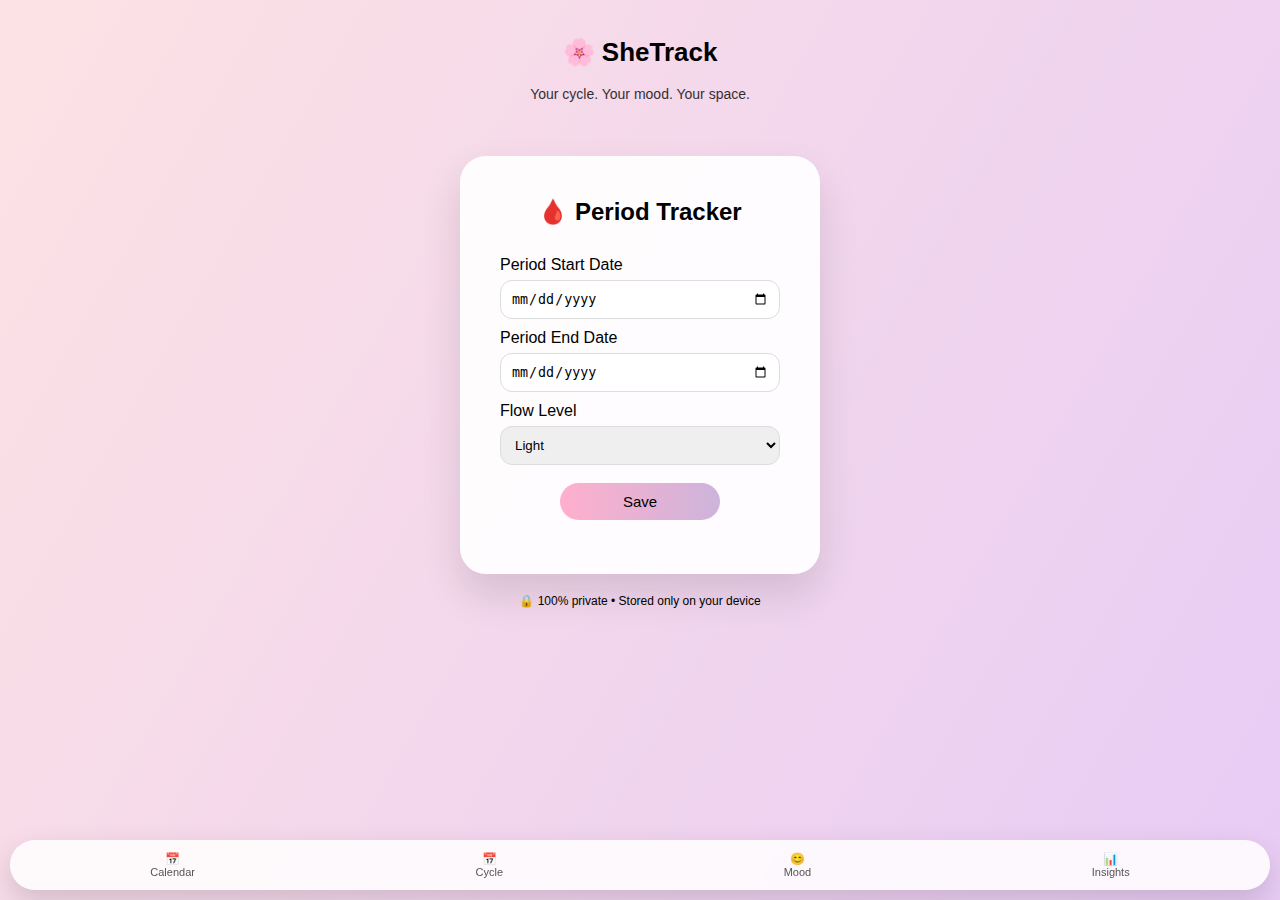
<file: index.html>
<!DOCTYPE html>
<html lang="en">
<head>
  <meta charset="UTF-8" />
  <meta name="viewport" content="width=device-width, initial-scale=1.0" />
  <title>SheTrack</title>
  <link rel="stylesheet" href="style.css" />
</head>
<body>

  <header>
    <h1>🌸 SheTrack</h1>
    <p>Your cycle. Your mood. Your space.</p>
  </header>

  <main class="card">
    <h2>🩸 Period Tracker</h2>

    <label>Period Start Date</label>
    <input type="date" id="startDate" />

    <label>Period End Date</label>
    <input type="date" id="endDate" />

    <label>Flow Level</label>
    <select id="flow">
      <option value="Light">Light</option>
      <option value="Medium">Medium</option>
      <option value="Heavy">Heavy</option>
    </select>

    <button onclick="savePeriod()">Save</button>

    <p id="status"></p>
  </main>

  <footer>
    <p>🔒 100% private • Stored only on your device</p>
  </footer>

  <script src="script.js"></script>

<nav class="bottom-nav">
  <a href="calendar.html">📅<span>Calendar</span></a>
  <a href="index.html">📅<span>Cycle</span></a>
  <a href="mood.html">😊<span>Mood</span></a>
  <a href="insights.html">📊<span>Insights</span></a>
</nav>

</body>
</html>
</file>
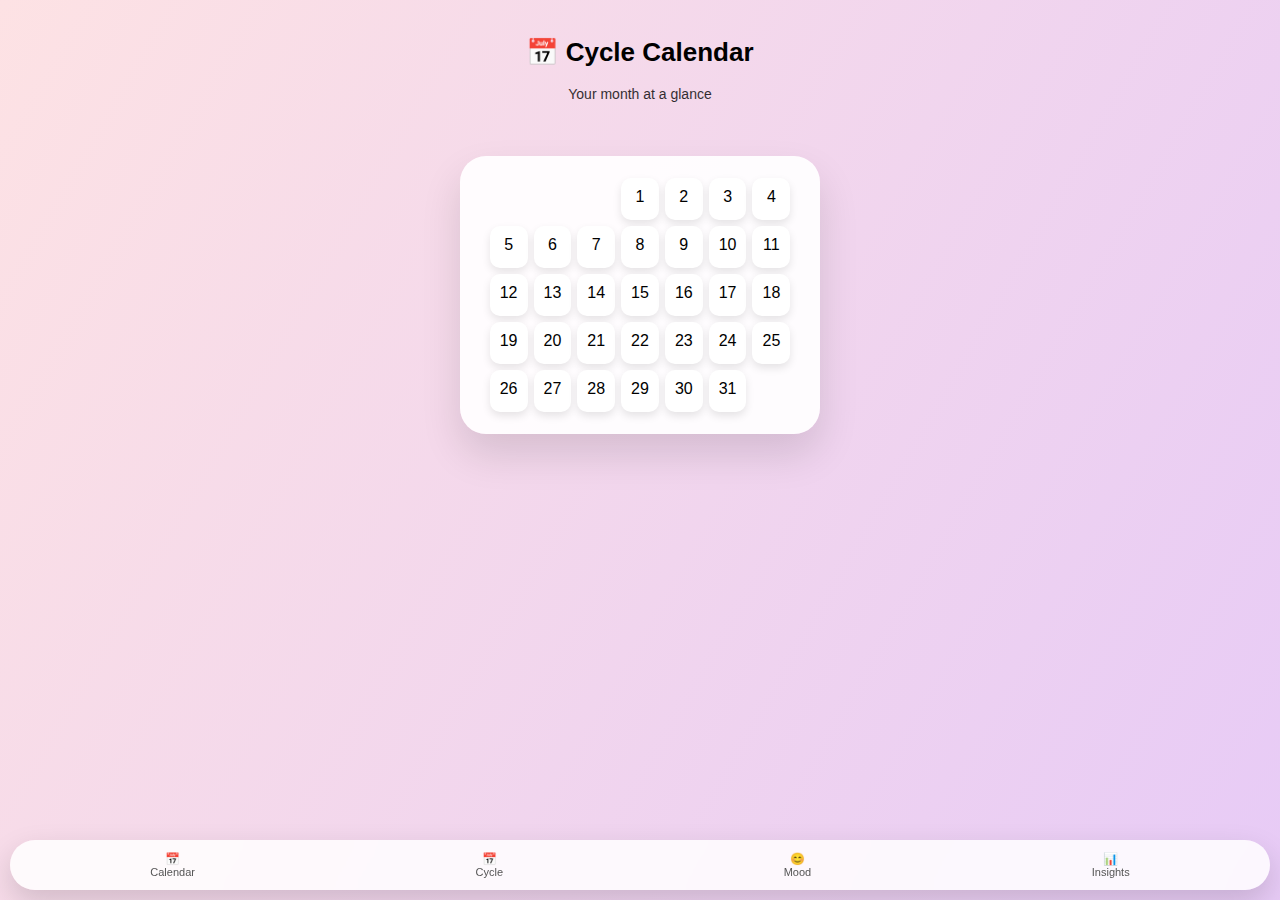
<file: calendar.html>
<!DOCTYPE html>
<html lang="en">
<head>
  <meta charset="UTF-8" />
  <meta name="viewport" content="width=device-width, initial-scale=1.0" />
  <title>Calendar</title>
  <link rel="stylesheet" href="style.css" />
</head>
<body>

  <header>
    <h1>📅 Cycle Calendar</h1>
    <p>Your month at a glance</p>
  </header>

  <main class="card">
    <div id="calendar"></div>
  </main>

  <nav class="bottom-nav">
    <a href="calendar.html">📅<span>Calendar</span></a>
    <a href="index.html">📅<span>Cycle</span></a>
    <a href="mood.html">😊<span>Mood</span></a>
    <a href="insights.html">📊<span>Insights</span></a>
  </nav>

  <script src="script.js"></script>
</body>
</html>
</file>
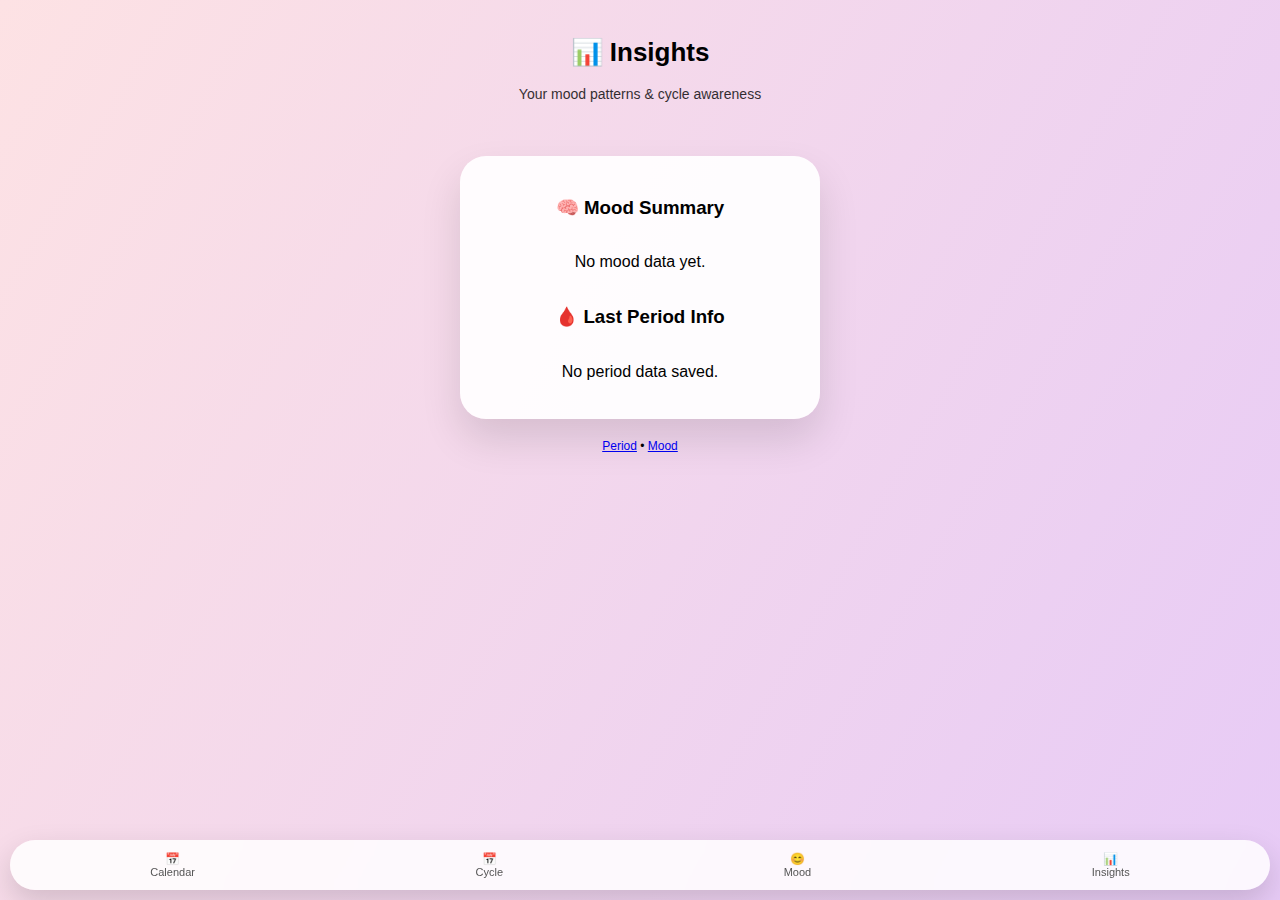
<file: insights.html>
<!DOCTYPE html>
<html lang="en">
<head>
  <meta charset="UTF-8" />
  <meta name="viewport" content="width=device-width, initial-scale=1.0" />
  <title>Insights</title>
  <link rel="stylesheet" href="style.css" />
</head>
<body>

  <header>
    <h1>📊 Insights</h1>
    <p>Your mood patterns & cycle awareness</p>
  </header>

  <main class="card">
    <h3>🧠 Mood Summary</h3>
    <p id="moodSummary">Loading...</p>

    <h3>🩸 Last Period Info</h3>
    <p id="periodInfo">Loading...</p>
  </main>

  <footer>
    <a href="index.html">Period</a> •
    <a href="mood.html">Mood</a>
  </footer>

  <script src="script.js"></script>

<nav class="bottom-nav">
  <a href="calendar.html">📅<span>Calendar</span></a>
  <a href="index.html">📅<span>Cycle</span></a>
  <a href="mood.html">😊<span>Mood</span></a>
  <a href="insights.html">📊<span>Insights</span></a>
</nav>

</body>
</html>
</file>
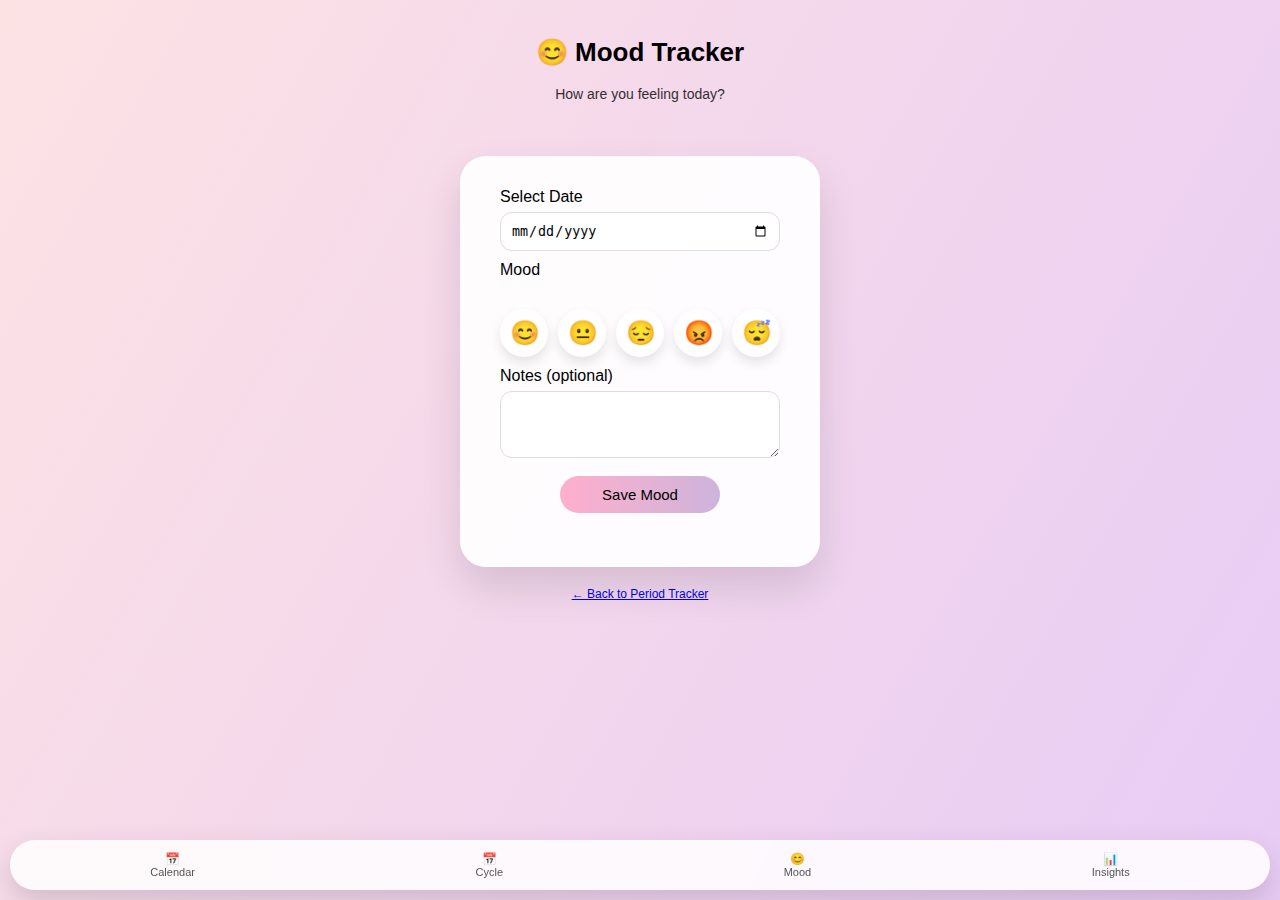
<file: mood.html>
<!DOCTYPE html>
<html lang="en">
<head>
  <meta charset="UTF-8" />
  <meta name="viewport" content="width=device-width, initial-scale=1.0" />
  <title>Mood Tracker</title>
  <link rel="stylesheet" href="style.css" />
</head>
<body>

  <header>
    <h1>😊 Mood Tracker</h1>
    <p>How are you feeling today?</p>
  </header>

  <main class="card">
    <label>Select Date</label>
    <input type="date" id="moodDate" />

    <label>Mood</label>
    <div class="moods">
      <button onclick="selectMood('Happy')">😊</button>
      <button onclick="selectMood('Neutral')">😐</button>
      <button onclick="selectMood('Sad')">😔</button>
      <button onclick="selectMood('Angry')">😡</button>
      <button onclick="selectMood('Tired')">😴</button>
    </div>

    <label>Notes (optional)</label>
    <textarea id="notes" rows="3"></textarea>

    <button onclick="saveMood()">Save Mood</button>

    <p id="moodStatus"></p>
  </main>

  <footer>
    <a href="index.html">← Back to Period Tracker</a>
  </footer>

  <script src="script.js"></script>

<nav class="bottom-nav">
  <a href="calendar.html">📅<span>Calendar</span></a>
  <a href="index.html">📅<span>Cycle</span></a>
  <a href="mood.html">😊<span>Mood</span></a>
  <a href="insights.html">📊<span>Insights</span></a>
</nav>

</body>
</html>
</file>
<file: style.css>
*,
*::before,
*::after {
  box-sizing: border-box;
}


html, body {
  width: 100vw;
  overflow-x: hidden;
}


body {
  font-family: 'Segoe UI', sans-serif;
  background: linear-gradient(120deg, #fde2e4, #e0c3fc, #ffd6ff);
  background-size: 300% 300%;
  animation: gradientFlow 12s ease infinite;
  margin: 0;
  padding-bottom: 90px;
}

@keyframes gradientFlow {
  0% { background-position: 0% 50%; }
  50% { background-position: 100% 50%; }
  100% { background-position: 0% 50%; }
}

@keyframes fadeIn {
  from { opacity: 0; transform: translateY(10px); }
  to { opacity: 1; transform: translateY(0); }
}

header {
  text-align: center;
  padding: 20px;
}

.card {
  background: rgba(255, 255, 255, 0.92);
  width: calc(100% - 40px);
  max-width: 360px;
  margin: 20px auto;
  padding: 22px;
  border-radius: 26px;
  box-shadow: 0 20px 40px rgba(0,0,0,0.12);
  animation: breathe 6s ease-in-out infinite;

  display: flex;
  flex-direction: column;
  align-items: center;
}

input[type="date"] {
  max-width: 100%;
}


@keyframes breathe {
  0%, 100% { transform: scale(1); }
  50% { transform: scale(1.015); }
}

@keyframes float {
  0% { transform: translateY(0px); }
  50% { transform: translateY(-6px); }
  100% { transform: translateY(0px); }
}


/* Make inputs nicely centered */
.card label {
  width: 100%;
  text-align: left;
}

.card input,
.card textarea,
.card select {
  width: 100%;
  max-width: 280px;
}

/* Center the Save button below notes */
.card button {
  align-self: center;
  width: 160px;
}

label {
  display: block;
  margin-top: 10px;
  width: 100%;
  max-width: 280px;
  text-align: left;
}



input, select, textarea {
  border-radius: 12px;
  border: 1px solid #ddd;
  padding: 10px;
  margin-top: 6px;
}

input, textarea {
  width: 100%;
  max-width: 280px;
}


button {
  background: linear-gradient(to right, #ffafcc, #cdb4db);
  border: none;
  border-radius: 20px;
  padding: 10px;
  font-size: 15px;
  margin-top: 18px;
  cursor: pointer;
  transition: transform 0.2s ease;

  width: 180px;
  align-self: center;
}

button:hover {
  transform: scale(1.05);
}

footer {
  text-align: center;
  margin-top: 20px;
  font-size: 12px;
}
.moods {
  display: flex;
  justify-content: center;
  gap: 10px;
  flex-wrap: wrap;
  margin-top: 12px;
}

.moods button {
  font-size: 24px;
  background: white;
  border: none;
  box-shadow: 0 6px 12px rgba(0,0,0,0.1);
  transition: transform 0.2s ease;
}

.moods button:hover {
  transform: scale(1.2) rotate(5deg);
}

.moods button {
  width: 48px;
  height: 48px;
  border-radius: 50%;
}

.moods button {
  position: relative;
}

.moods button::after {
  content: "✨";
  position: absolute;
  top: -6px;
  right: -4px;
  font-size: 10px;
  opacity: 0;
  transition: opacity 0.2s ease;
}

.moods button:hover::after {
  opacity: 1;
}


.bottom-nav {
  position: fixed;
  bottom: 10px;
  left: 10px;
  right: 10px;
  background: rgba(255,255,255,0.85);
  backdrop-filter: blur(10px);
  display: flex;
  justify-content: space-around;
  padding: 12px 0;
  box-shadow: 0 12px 30px rgba(0,0,0,0.15);
  border-radius: 30px;
  animation: navSlide 0.8s ease;
}

@keyframes navSlide {
  from { transform: translateY(20px); opacity: 0; }
  to { transform: translateY(0); opacity: 1; }
}


.bottom-nav a {
  text-decoration: none;
  color: #555;
  font-size: 12px;
  display: flex;
  flex-direction: column;
  align-items: center;
}

.bottom-nav a span {
  font-size: 11px;
}

.bottom-nav a:hover {
  color: #c77dff;
  transform: scale(1.1);
}


/* Header polish */
header h1 {
  font-size: 26px;
}

header p {
  font-size: 14px;
  opacity: 0.8;
}

.calendar-grid {
  display: grid;
  grid-template-columns: repeat(7, 1fr);
  gap: 6px;
  text-align: center;

}

.day {
  padding: 10px;
  border-radius: 10px;
  background: #fff;
  box-shadow: 0 4px 8px rgba(0,0,0,0.1);
  position: relative;
}

.period-day {
  background: #ffccd5;
}

.mood-icon {
  font-size: 14px;
  margin-top: 4px;
}

.empty {
  visibility: hidden;
}

.day {
  padding: 10px;
  border-radius: 10px;
  background: #fff;
  box-shadow: 0 4px 8px rgba(0,0,0,0.1);
  position: relative;
}

.period-day {
  background: #ffccd5;
}

.mood-icon {
  font-size: 14px;
  margin-top: 4px;
}

.empty {
  visibility: hidden;
}

.day {
  padding: 10px;
  border-radius: 10px;
  background: #fff;
  box-shadow: 0 4px 8px rgba(0,0,0,0.1);
  position: relative;
}

.period-day {
  background: #ffccd5;
}

.mood-icon {
  font-size: 14px;
  margin-top: 4px;
}

.empty {
  visibility: hidden;
}

button:active {
  transform: scale(0.94);
}

.loading {
  animation: pulse 1.5s infinite;
  opacity: 0.6;
}

@keyframes pulse {
  0% { opacity: 0.4; }
  50% { opacity: 1; }
  100% { opacity: 0.4; }
}

#moodInsight {
  margin-top: 10px;
  font-size: 14px;
  text-align: center;
  opacity: 0.85;
}

body > * {
  max-width: 100vw;
}
</file>
